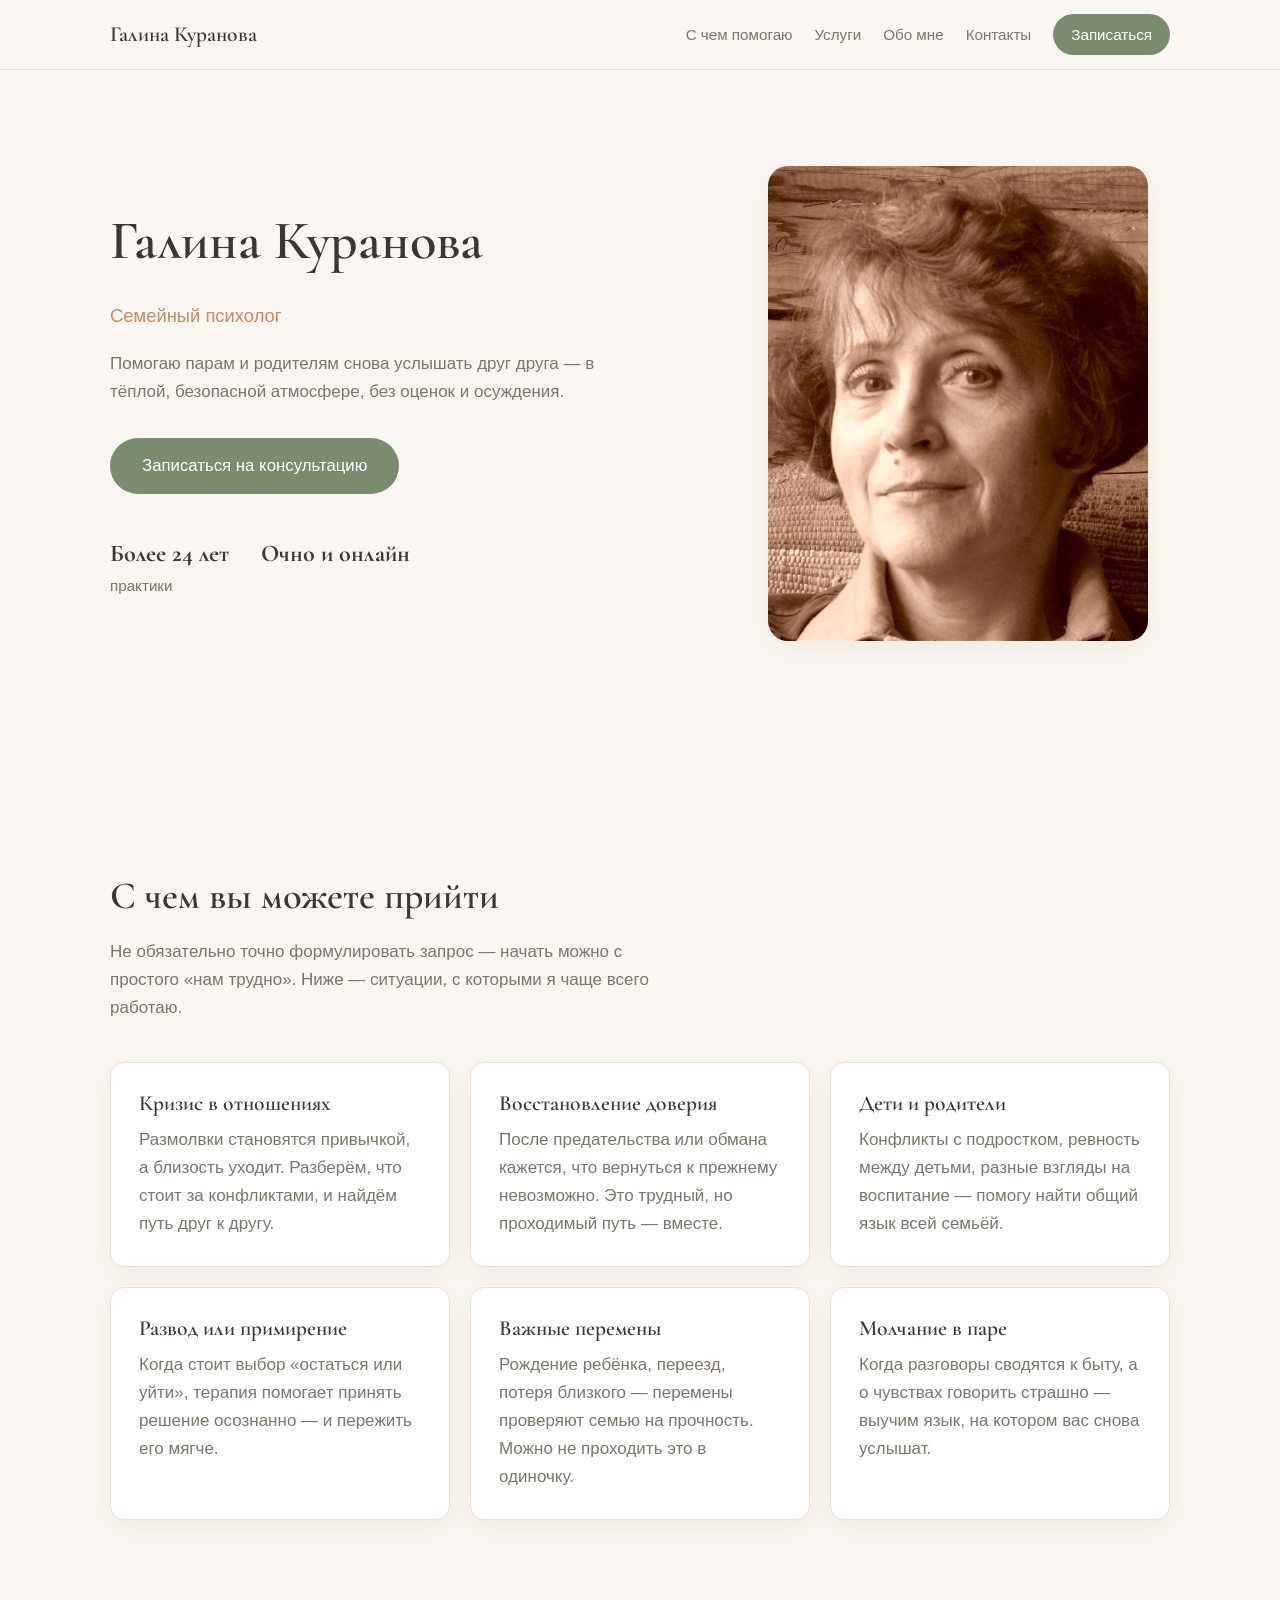
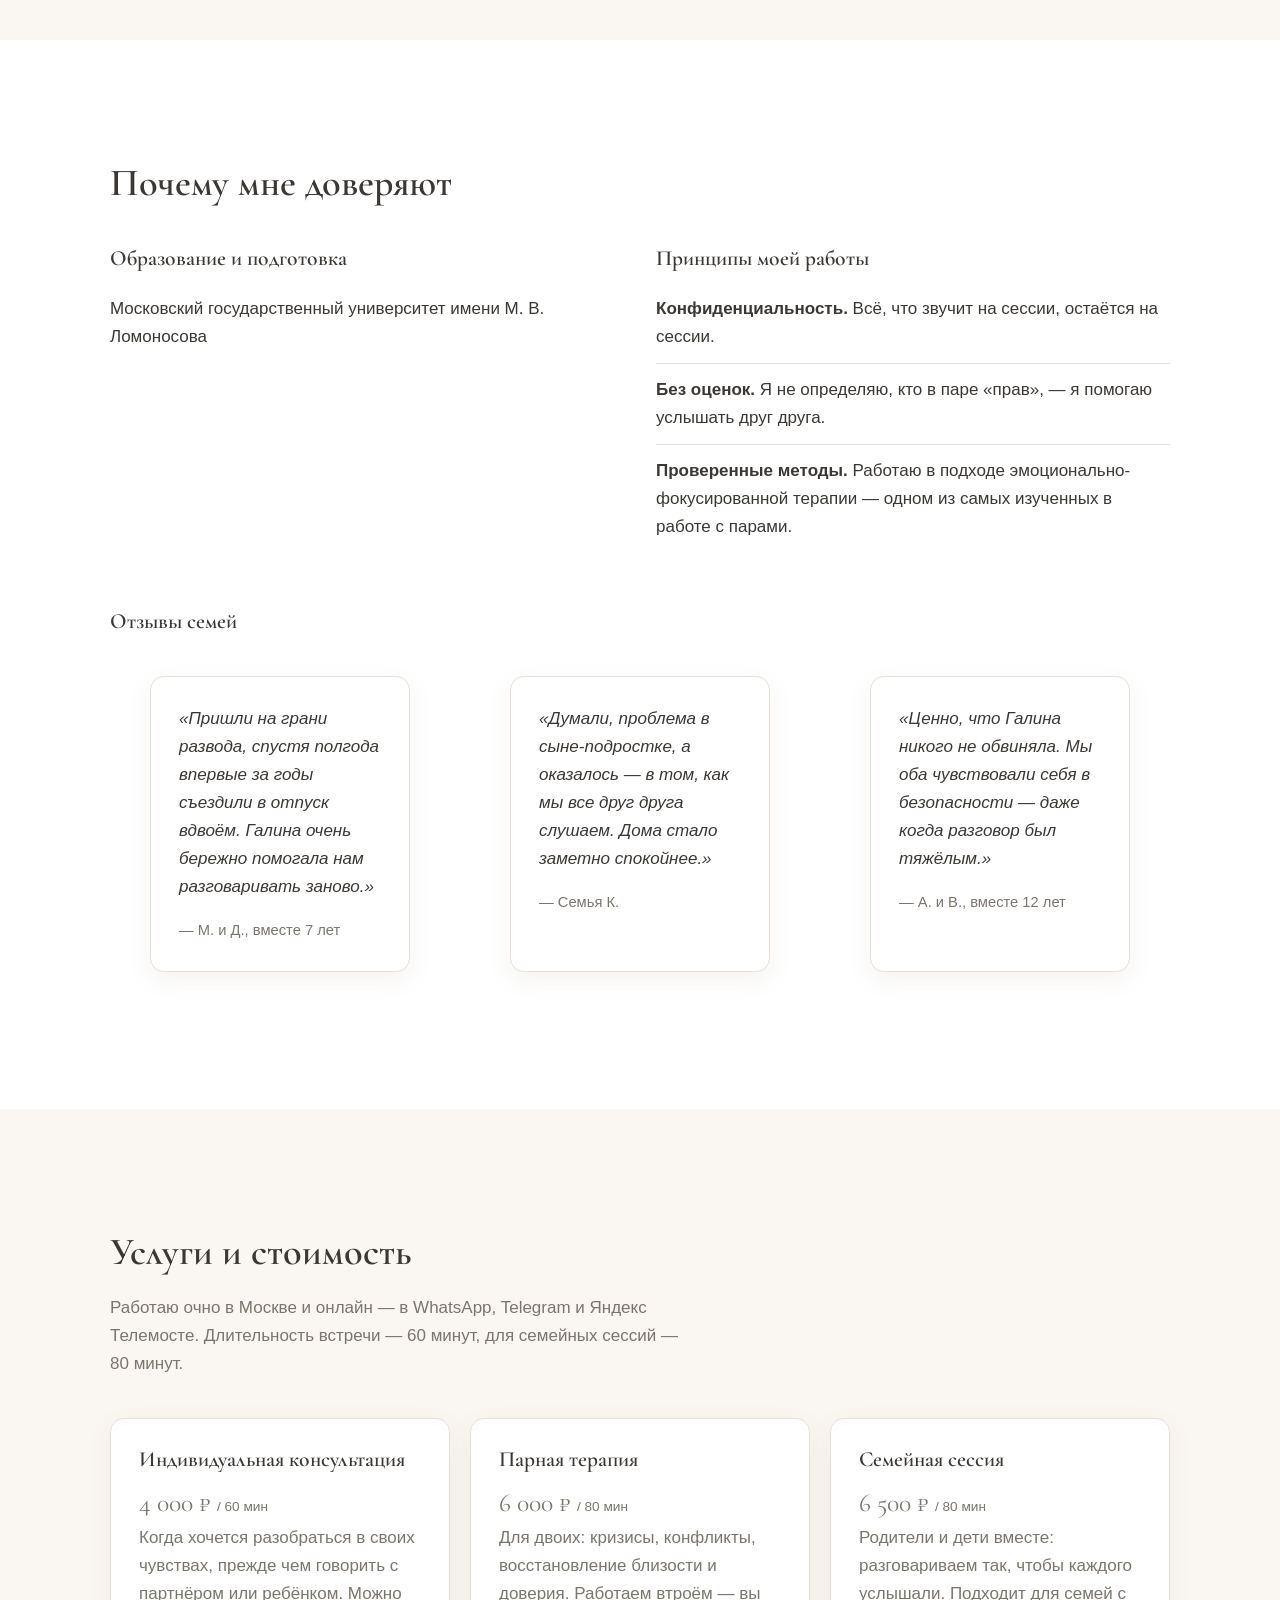
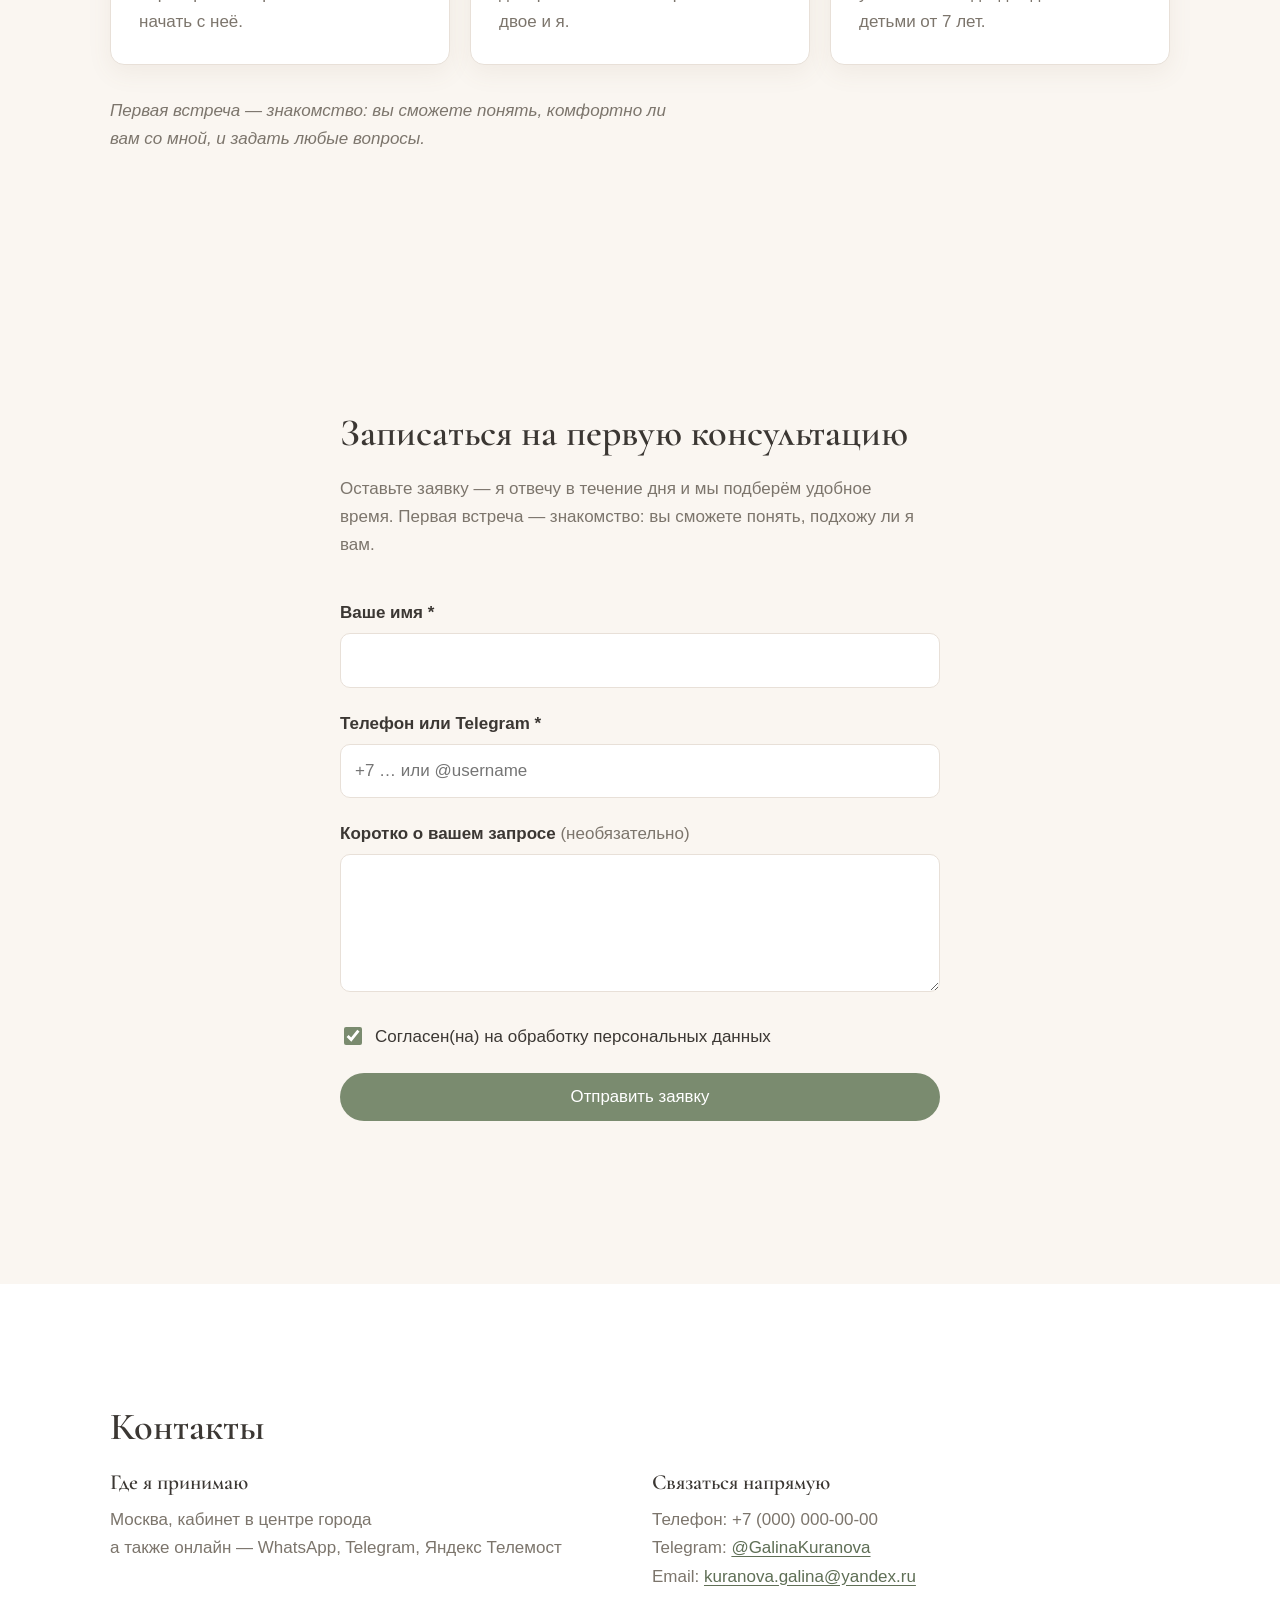
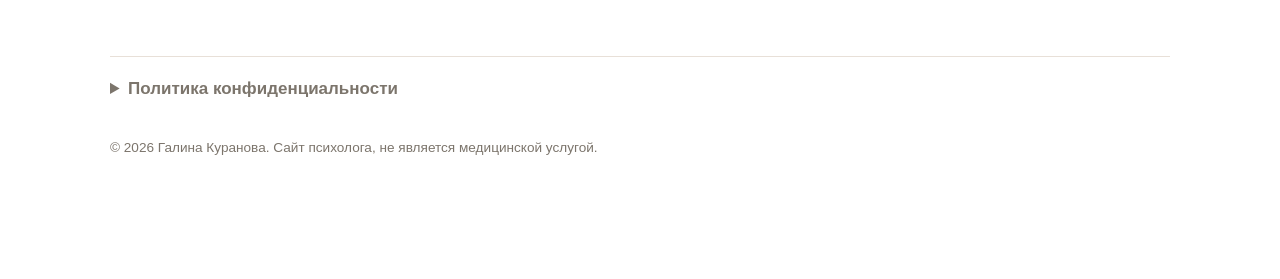
<file: index.html>
<!DOCTYPE html>
<html lang="ru">
<head>
  <meta charset="UTF-8">
  <meta name="viewport" content="width=device-width, initial-scale=1.0">
  <!-- ЗАМЕНИТЬ: имя и описание для поисковиков -->
  <title>Галина Куранова — семейный психолог</title>
  <meta name="description" content="Семейная терапия в тёплой и бережной атмосфере. Помогаю парам и родителям восстановить близость и понимание. Очно и онлайн.">
  <!-- Open Graph -->
  <meta property="og:title" content="Галина Куранова — семейный психолог">
  <meta property="og:description" content="Семейная терапия: восстановление доверия, детско-родительские конфликты, кризисы отношений.">
  <meta property="og:type" content="website">

  <link rel="preconnect" href="https://fonts.googleapis.com">
  <link rel="preconnect" href="https://fonts.gstatic.com" crossorigin>
  <link href="https://fonts.googleapis.com/css2?family=Cormorant+Garamond:wght@500;600&display=swap" rel="stylesheet">
  <link rel="stylesheet" href="css/style.css">
</head>
<body>

  <header class="site-header">
    <div class="container header-inner">
      <!-- ЗАМЕНИТЬ: ваше имя -->
      <a class="logo" href="#hero">Галина Куранова</a>
      <nav class="nav" aria-label="Основная навигация">
        <a href="#benefits">С чем помогаю</a>
        <a href="#services">Услуги</a>
        <a href="about.html">Обо мне</a>
        <a href="#contacts">Контакты</a>
        <a href="#form" class="nav-cta">Записаться</a>
      </nav>
    </div>
  </header>

  <main>

    <!-- ================= HERO ================= -->
    <section id="hero" class="hero">
      <div class="container hero-inner">
        <div class="hero-text">
          <!-- ЗАМЕНИТЬ: имя, специализация, подзаголовок, факты -->
          <h1>Галина Куранова</h1>
          <p class="hero-subtitle">Семейный психолог</p>
          <p class="hero-lead">
            Помогаю парам и родителям снова услышать друг друга — в тёплой,
            безопасной атмосфере, без оценок и осуждения.
          </p>
          <a href="#form" class="btn btn-primary">Записаться на консультацию</a>
          <ul class="hero-facts">
            <li><strong>Более 24 лет</strong> практики</li>
            <li><strong>Очно и онлайн</strong></li>
          </ul>
        </div>
        <div class="hero-photo">
          <img src="img/photo.jpg" width="900" height="817" alt="Галина Куранова, семейный психолог">
        </div>
      </div>
    </section>

    <!-- ================= ПОЛЬЗА ================= -->
    <section id="benefits" class="section reveal">
      <div class="container">
        <h2>С чем вы можете прийти</h2>
        <p class="section-lead">
          Не обязательно точно формулировать запрос — начать можно с простого
          «нам трудно». Ниже — ситуации, с которыми я чаще всего работаю.
        </p>
        <div class="cards-grid">
          <!-- ЗАМЕНИТЬ: тексты карточек -->
          <article class="card">
            <h3>Кризис в отношениях</h3>
            <p>Размолвки становятся привычкой, а близость уходит. Разберём, что стоит за конфликтами, и найдём путь друг к другу.</p>
          </article>
          <article class="card">
            <h3>Восстановление доверия</h3>
            <p>После предательства или обмана кажется, что вернуться к прежнему невозможно. Это трудный, но проходимый путь — вместе.</p>
          </article>
          <article class="card">
            <h3>Дети и родители</h3>
            <p>Конфликты с подростком, ревность между детьми, разные взгляды на воспитание — помогу найти общий язык всей семьёй.</p>
          </article>
          <article class="card">
            <h3>Развод или примирение</h3>
            <p>Когда стоит выбор «остаться или уйти», терапия помогает принять решение осознанно — и пережить его мягче.</p>
          </article>
          <article class="card">
            <h3>Важные перемены</h3>
            <p>Рождение ребёнка, переезд, потеря близкого — перемены проверяют семью на прочность. Можно не проходить это в одиночку.</p>
          </article>
          <article class="card">
            <h3>Молчание в паре</h3>
            <p>Когда разговоры сводятся к быту, а о чувствах говорить страшно — выучим язык, на котором вас снова услышат.</p>
          </article>
        </div>
      </div>
    </section>

    <!-- ================= ДОВЕРИЕ ================= -->
    <section id="trust" class="section section-alt reveal">
      <div class="container">
        <h2>Почему мне доверяют</h2>
        <div class="trust-columns">
          <div class="trust-block">
            <h3>Образование и подготовка</h3>
            <!-- ЗАМЕНИТЬ: дополнить списком курсов и сертификаций -->
            <ul class="trust-list">
              <li>Московский государственный университет имени М. В. Ломоносова</li>
            </ul>
          </div>

          <div class="trust-block">
            <h3>Принципы моей работы</h3>
            <ul class="trust-list">
              <li><strong>Конфиденциальность.</strong> Всё, что звучит на сессии, остаётся на сессии.</li>
              <li><strong>Без оценок.</strong> Я не определяю, кто в паре «прав», — я помогаю услышать друг друга.</li>
              <li><strong>Проверенные методы.</strong> Работаю в подходе эмоционально-фокусированной терапии — одном из самых изученных в работе с парами.</li>
            </ul>
          </div>
        </div>

        <h3 class="reviews-title">Отзывы семей</h3>
        <div class="cards-grid reviews">
          <!-- ЗАМЕНИТЬ: реальные отзывы (с согласия клиентов) -->
          <blockquote class="card review">
            <p>«Пришли на грани развода, спустя полгода впервые за годы съездили в отпуск вдвоём. Галина очень бережно помогала нам разговаривать заново.»</p>
            <footer>— М. и Д., вместе 7 лет</footer>
          </blockquote>
          <blockquote class="card review">
            <p>«Думали, проблема в сыне-подростке, а оказалось — в том, как мы все друг друга слушаем. Дома стало заметно спокойнее.»</p>
            <footer>— Семья К.</footer>
          </blockquote>
          <blockquote class="card review">
            <p>«Ценно, что Галина никого не обвиняла. Мы оба чувствовали себя в безопасности — даже когда разговор был тяжёлым.»</p>
            <footer>— А. и В., вместе 12 лет</footer>
          </blockquote>
        </div>
      </div>
    </section>

    <!-- ================= УСЛУГИ И ЦЕНЫ ================= -->
    <section id="services" class="section reveal">
      <div class="container">
        <h2>Услуги и стоимость</h2>
        <p class="section-lead">
          <!-- ЗАМЕНИТЬ: актуальные цены и форматы -->
          Работаю очно в Москве и онлайн — в WhatsApp, Telegram и Яндекс Телемосте. Длительность встречи — 60 минут,
          для семейных сессий — 80 минут.
        </p>
        <div class="cards-grid">
          <article class="card service-card">
            <h3>Индивидуальная консультация</h3>
            <p class="service-price">4 000 ₽ <span>/ 60 мин</span></p>
            <p>Когда хочется разобраться в своих чувствах, прежде чем говорить с партнёром или ребёнком. Можно начать с неё.</p>
          </article>
          <article class="card service-card">
            <h3>Парная терапия</h3>
            <p class="service-price">6 000 ₽ <span>/ 80 мин</span></p>
            <p>Для двоих: кризисы, конфликты, восстановление близости и доверия. Работаем втроём — вы двое и я.</p>
          </article>
          <article class="card service-card">
            <h3>Семейная сессия</h3>
            <p class="service-price">6 500 ₽ <span>/ 80 мин</span></p>
            <p>Родители и дети вместе: разговариваем так, чтобы каждого услышали. Подходит для семей с детьми от 7 лет.</p>
          </article>
        </div>
        <p class="service-note">Первая встреча — знакомство: вы сможете понять, комфортно ли вам со мной, и задать любые вопросы.</p>
      </div>
    </section>

    <!-- ================= ФОРМА ================= -->
    <section id="form" class="section reveal">
      <div class="container narrow">
        <h2>Записаться на первую консультацию</h2>
        <p class="section-lead">
          Оставьте заявку — я отвечу в течение дня и мы подберём удобное время.
          Первая встреча — знакомство: вы сможете понять, подхожу ли я вам.
        </p>

        <form id="lead-form" novalidate>
          <div class="field">
            <label for="name">Ваше имя <span aria-hidden="true">*</span></label>
            <input type="text" id="name" name="name" autocomplete="name" required>
            <p class="field-error" id="error-name" hidden>Укажите, пожалуйста, имя</p>
          </div>

          <div class="field">
            <label for="contact">Телефон или Telegram <span aria-hidden="true">*</span></label>
            <input type="text" id="contact" name="contact" autocomplete="tel" placeholder="+7 … или @username" required>
            <p class="field-error" id="error-contact" hidden>Укажите способ связи</p>
          </div>

          <div class="field">
            <label for="message">Коротко о вашем запросе <span class="optional">(необязательно)</span></label>
            <textarea id="message" name="message" rows="4" maxlength="500"></textarea>
          </div>

          <div class="field field-consent">
            <input type="checkbox" id="consent" name="consent" checked required>
            <label for="consent">Согласен(на) на обработку персональных данных</label>
            <p class="field-error" id="error-consent" hidden>Для отправки нужно согласие</p>
          </div>

          <button type="submit" class="btn btn-primary btn-submit">Отправить заявку</button>

          <p id="form-status" class="form-status" role="status" aria-live="polite"></p>
        </form>
      </div>
    </section>

    <!-- ================= КОНТАКТЫ / ФУТЕР ================= -->
    <footer id="contacts" class="section section-alt site-footer">
      <div class="container">
        <h2>Контакты</h2>
        <!-- ЗАМЕНИТЬ: телефон -->
        <div class="contacts-grid">
          <div>
            <h3>Где я принимаю</h3>
            <p>Москва, кабинет в центре города<br>а также онлайн — WhatsApp, Telegram, Яндекс Телемост</p>
          </div>
          <div>
            <h3>Связаться напрямую</h3>
            <p>
              Телефон: +7 (000) 000-00-00<br>
              Telegram: <a href="https://t.me/GalinaKuranova" rel="noopener">@GalinaKuranova</a><br>
              Email: <a href="mailto:kuranova.galina@yandex.ru">kuranova.galina@yandex.ru</a>
            </p>
          </div>
        </div>

        <details class="privacy">
          <summary>Политика конфиденциальности</summary>
          <!-- ЗАМЕНИТЬ: полный текст политики -->
          <p>
            Данные, указанные в форме (имя и способ связи), используются
            исключительно для ответа на вашу заявку и не передаются третьим
            лицам. По запросу ваши данные будут удалены.
          </p>
        </details>

        <p class="copyright">© <span id="year"></span> Галина Куранова. Сайт психолога, не является медицинской услугой.</p>
      </div>
    </footer>

  </main>

  <script src="js/script.js" defer></script>
</body>
</html>
</file>
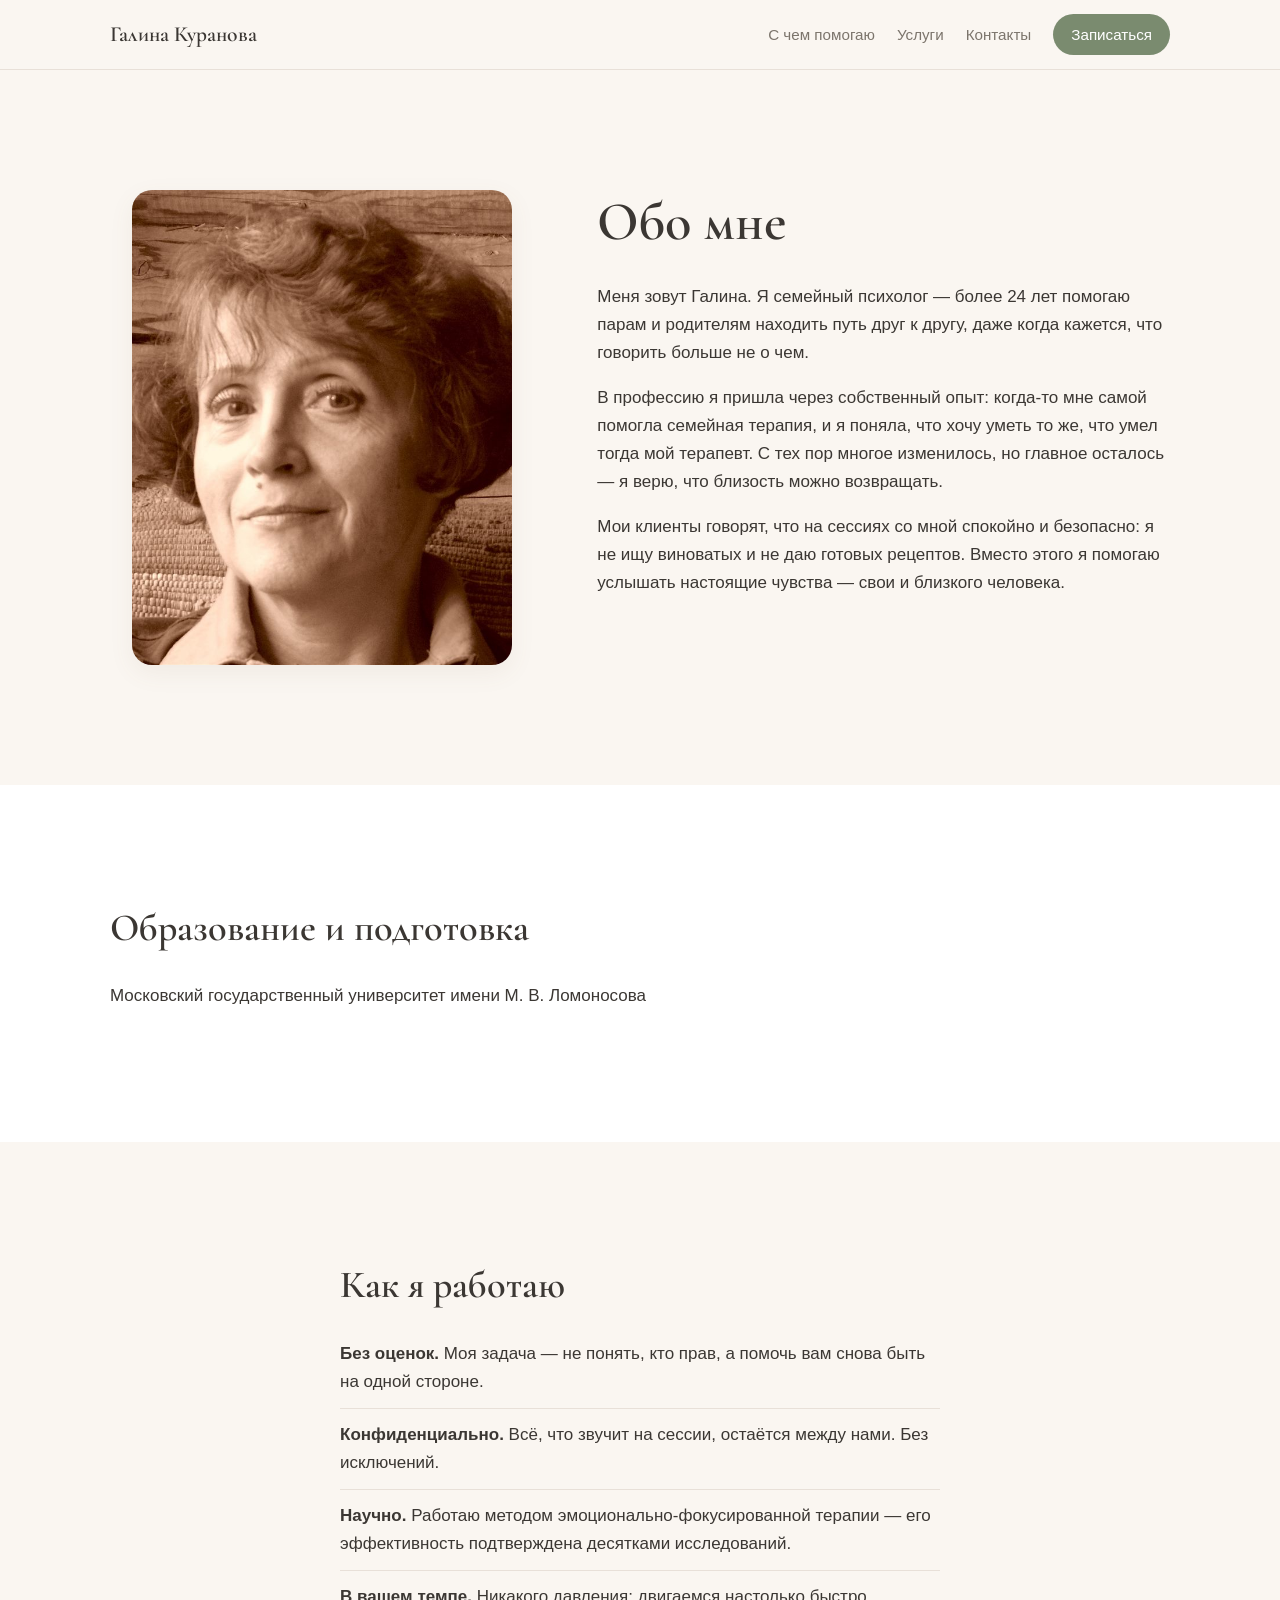
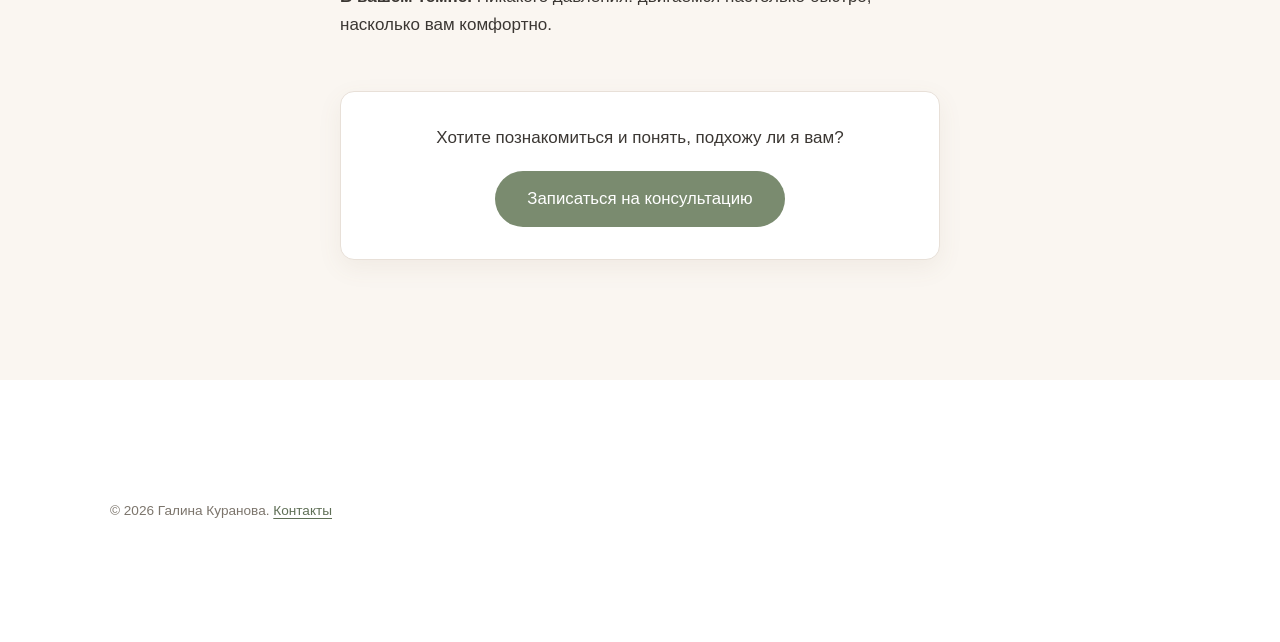
<file: about.html>
<!DOCTYPE html>
<html lang="ru">
<head>
  <meta charset="UTF-8">
  <meta name="viewport" content="width=device-width, initial-scale=1.0">
  <!-- ЗАМЕНИТЬ: имя и описание -->
  <title>Обо мне — Галина Куранова, семейный психолог</title>
  <meta name="description" content="Мой путь в семейную психологию, образование и подход к работе. Работаю с парами и семьями очно в Москве и онлайн.">
  <meta property="og:title" content="Обо мне — Галина Куранова, семейный психолог">
  <meta property="og:type" content="website">

  <link rel="preconnect" href="https://fonts.googleapis.com">
  <link rel="preconnect" href="https://fonts.gstatic.com" crossorigin>
  <link href="https://fonts.googleapis.com/css2?family=Cormorant+Garamond:wght@500;600&display=swap" rel="stylesheet">
  <link rel="stylesheet" href="css/style.css">
</head>
<body>

  <header class="site-header">
    <div class="container header-inner">
      <!-- ЗАМЕНИТЬ: ваше имя -->
      <a class="logo" href="index.html#hero">Галина Куранова</a>
      <nav class="nav" aria-label="Основная навигация">
        <a href="index.html#benefits">С чем помогаю</a>
        <a href="index.html#services">Услуги</a>
        <a href="index.html#contacts">Контакты</a>
        <a href="index.html#form" class="nav-cta">Записаться</a>
      </nav>
    </div>
  </header>

  <main>

    <section class="section">
      <div class="container about-inner">
        <div class="hero-photo">
          <img src="img/photo.jpg" width="900" height="817" alt="Галина Куранова, семейный психолог">
        </div>
        <div class="about-text">
          <h1>Обо мне</h1>
          <!-- ЗАМЕНИТЬ: ваша история -->
          <p>
            Меня зовут Галина. Я семейный психолог — более 24 лет
            помогаю парам и родителям находить путь друг к другу, даже когда
            кажется, что говорить больше не о чем.
          </p>
          <p>
            В профессию я пришла через собственный опыт: когда-то мне самой
            помогла семейная терапия, и я поняла, что хочу уметь то же, что
            умел тогда мой терапевт. С тех пор многое изменилось, но главное
            осталось — я верю, что близость можно возвращать.
          </p>
          <p>
            Мои клиенты говорят, что на сессиях со мной спокойно и безопасно:
            я не ищу виноватых и не даю готовых рецептов. Вместо этого я помогаю
            услышать настоящие чувства — свои и близкого человека.
          </p>
        </div>
      </div>
    </section>

    <section class="section section-alt">
      <div class="container">
        <h2>Образование и подготовка</h2>
        <!-- ЗАМЕНИТЬ: дополнить списком курсов и сертификаций -->
        <ul class="trust-list about-list">
          <li>Московский государственный университет имени М. В. Ломоносова</li>
        </ul>
      </div>
    </section>

    <section class="section">
      <div class="container narrow about-principles">
        <h2>Как я работаю</h2>
        <ul class="trust-list">
          <li><strong>Без оценок.</strong> Моя задача — не понять, кто прав, а помочь вам снова быть на одной стороне.</li>
          <li><strong>Конфиденциально.</strong> Всё, что звучит на сессии, остаётся между нами. Без исключений.</li>
          <li><strong>Научно.</strong> Работаю методом эмоционально-фокусированной терапии — его эффективность подтверждена десятками исследований.</li>
          <li><strong>В вашем темпе.</strong> Никакого давления: двигаемся настолько быстро, насколько вам комфортно.</li>
        </ul>

        <div class="about-cta">
          <p>Хотите познакомиться и понять, подхожу ли я вам?</p>
          <a href="index.html#form" class="btn btn-primary">Записаться на консультацию</a>
        </div>
      </div>
    </section>

    <footer id="contacts" class="section section-alt site-footer">
      <div class="container">
        <p class="copyright">© <span id="year"></span> Галина Куранова. <a href="index.html#contacts">Контакты</a></p>
      </div>
    </footer>

  </main>

  <script>
    document.getElementById("year").textContent = new Date().getFullYear();
  </script>
</body>
</html>
</file>
<file: css/style.css>
/* ============================================================
   Сайт-визитка семейного психолога
   Стиль: спокойный, тёплый. Mobile-first.
   ============================================================ */

:root {
  --color-bg: #FAF6F1;
  --color-surface: #FFFFFF;
  --color-primary: #7A8B6F;
  --color-primary-dark: #5F6F56;
  --color-accent: #C48A6A;
  --color-text: #3B3733;
  --color-text-muted: #7C756C;
  --color-border: #E8E0D8;

  --font-serif: "Cormorant Garamond", Georgia, "Times New Roman", serif;
  --font-sans: -apple-system, BlinkMacSystemFont, "Segoe UI", Roboto, "Helvetica Neue", Arial, sans-serif;

  --radius: 14px;
  --shadow: 0 8px 24px rgba(122, 96, 74, 0.08);
  --container: 1100px;
  --section-pad: 88px;
}

/* ---------- База ---------- */

*, *::before, *::after {
  box-sizing: border-box;
}

html {
  scroll-behavior: smooth;
}

body {
  margin: 0;
  font-family: var(--font-sans);
  font-size: 1.0625rem;
  line-height: 1.65;
  color: var(--color-text);
  background-color: var(--color-bg);
  -webkit-font-smoothing: antialiased;
}

h1, h2, h3 {
  font-family: var(--font-serif);
  font-weight: 600;
  line-height: 1.2;
  color: var(--color-text);
  margin: 0 0 0.5em;
}

h1 { font-size: clamp(2.4rem, 5vw, 3.4rem); }
h2 { font-size: clamp(1.8rem, 3.5vw, 2.4rem); }
h3 { font-size: 1.35rem; }

p { margin: 0 0 1em; }

a {
  color: var(--color-primary-dark);
  text-decoration: underline;
  text-underline-offset: 3px;
}

a:hover { color: var(--color-accent); }

:focus-visible {
  outline: 3px solid var(--color-accent);
  outline-offset: 2px;
  border-radius: 4px;
}

img { max-width: 100%; height: auto; display: block; }

.container {
  max-width: var(--container);
  margin: 0 auto;
  padding: 0 20px;
}

.container.narrow { max-width: 640px; }

.section { padding: var(--section-pad) 0; }

.section-alt { background-color: var(--color-surface); }

.section-lead {
  max-width: 34em;
  color: var(--color-text-muted);
  margin-bottom: 2.5rem;
}

/* ---------- Шапка ---------- */

.site-header {
  position: sticky;
  top: 0;
  z-index: 10;
  background-color: rgba(250, 246, 241, 0.92);
  backdrop-filter: blur(8px);
  border-bottom: 1px solid var(--color-border);
}

.header-inner {
  display: flex;
  align-items: center;
  justify-content: space-between;
  gap: 16px;
  padding-top: 14px;
  padding-bottom: 14px;
}

.logo {
  font-family: var(--font-serif);
  font-size: 1.35rem;
  font-weight: 600;
  color: var(--color-text);
  text-decoration: none;
  white-space: nowrap;
}

.nav {
  display: flex;
  align-items: center;
  gap: 22px;
  flex-wrap: wrap;
  justify-content: flex-end;
}

.nav a {
  color: var(--color-text-muted);
  text-decoration: none;
  font-size: 0.95rem;
}

.nav a:hover { color: var(--color-primary-dark); }

.nav .nav-cta {
  color: var(--color-surface);
  background-color: var(--color-primary);
  padding: 8px 18px;
  border-radius: 999px;
}

.nav .nav-cta:hover { background-color: var(--color-primary-dark); color: var(--color-surface); }

/* ---------- Кнопки ---------- */

.btn {
  display: inline-block;
  font-size: 1.05rem;
  padding: 14px 32px;
  border-radius: 999px;
  border: none;
  cursor: pointer;
  text-decoration: none;
  text-align: center;
  transition: background-color 0.2s ease;
}

.btn-primary {
  background-color: var(--color-primary);
  color: var(--color-surface);
}

.btn-primary:hover {
  background-color: var(--color-primary-dark);
  color: var(--color-surface);
}

.btn-primary:disabled {
  background-color: var(--color-text-muted);
  cursor: not-allowed;
}

/* ---------- Hero ---------- */

.hero {
  padding: 64px 0 80px;
}

.hero-inner {
  display: grid;
  gap: 40px;
  align-items: center;
}

.hero-subtitle {
  font-size: 1.15rem;
  color: var(--color-accent);
  margin-bottom: 1em;
}

.hero-lead {
  max-width: 30em;
  color: var(--color-text-muted);
  margin-bottom: 2rem;
}

.hero-facts {
  display: flex;
  gap: 32px;
  flex-wrap: wrap;
  list-style: none;
  padding: 0;
  margin: 2.5rem 0 0;
  color: var(--color-text-muted);
  font-size: 0.95rem;
}

.hero-facts strong {
  display: block;
  font-family: var(--font-serif);
  font-size: 1.5rem;
  color: var(--color-text);
}

.hero-photo { display: flex; justify-content: center; }

.hero-photo img {
  width: 100%;
  max-width: 380px;
  height: auto;
  aspect-ratio: 4 / 5;
  object-fit: cover;
  object-position: 50% 25%;
  border-radius: 20px;
  box-shadow: var(--shadow);
}

.photo-placeholder {
  width: 100%;
  max-width: 380px;
  aspect-ratio: 4 / 5;
  border-radius: 20px;
  background: linear-gradient(150deg, #EAD9CB 0%, #D8C4B2 55%, #C9B49E 100%);
  display: flex;
  align-items: flex-end;
  padding: 24px;
  color: rgba(59, 55, 51, 0.45);
  font-size: 0.9rem;
  box-shadow: var(--shadow);
}

/* ---------- Карточки ---------- */

.cards-grid {
  display: grid;
  gap: 20px;
  grid-template-columns: 1fr;
}

.card {
  background-color: var(--color-surface);
  border: 1px solid var(--color-border);
  border-radius: var(--radius);
  padding: 28px;
  box-shadow: var(--shadow);
}

.card p:last-child { margin-bottom: 0; }

.card h3 { margin-bottom: 0.4em; }

.card p { color: var(--color-text-muted); margin-bottom: 0; }

/* ---------- Доверие ---------- */

.trust-columns {
  display: grid;
  gap: 32px;
  margin: 2.5rem 0 3.5rem;
}

.trust-list {
  list-style: none;
  padding: 0;
  margin: 0;
}

.trust-list li {
  padding: 12px 0;
  border-bottom: 1px solid var(--color-border);
}

.trust-list li:last-child { border-bottom: none; }

.trust-year {
  display: inline-block;
  min-width: 48px;
  font-weight: 600;
  color: var(--color-accent);
}

.reviews-title { margin-bottom: 1.5rem; }

.review p {
  font-style: italic;
  color: var(--color-text);
  margin-bottom: 1em;
}

.review footer {
  color: var(--color-text-muted);
  font-size: 0.92rem;
}

/* ---------- Форма ---------- */

#form .container.narrow { max-width: 640px; }

.field { margin-bottom: 22px; }

.field label {
  display: block;
  margin-bottom: 6px;
  font-weight: 600;
}

.field .optional {
  font-weight: 400;
  color: var(--color-text-muted);
}

.field input[type="text"],
.field textarea {
  width: 100%;
  font: inherit;
  padding: 12px 14px;
  border: 1px solid var(--color-border);
  border-radius: 10px;
  background-color: var(--color-surface);
  color: var(--color-text);
}

.field textarea { resize: vertical; }

.field input[type="text"]:focus,
.field textarea:focus {
  border-color: var(--color-primary);
  outline: 2px solid rgba(122, 139, 111, 0.35);
}

.field.invalid input[type="text"],
.field.invalid textarea {
  border-color: #B4573E;
}

.field-error {
  color: #A34B34;
  font-size: 0.9rem;
  margin: 6px 0 0;
}

.field-consent {
  display: grid;
  grid-template-columns: auto 1fr;
  gap: 4px 10px;
  align-items: start;
}

.field-consent label { font-weight: 400; margin-bottom: 0; }

.field-consent .field-error { grid-column: 2; }

.field-consent input[type="checkbox"] {
  width: 18px;
  height: 18px;
  margin-top: 4px;
  accent-color: var(--color-primary);
}

.btn-submit { width: 100%; }

.form-status {
  margin: 18px 0 0;
  font-weight: 600;
  min-height: 1.5em;
}

.form-status.success { color: var(--color-primary-dark); }
.form-status.error { color: #A34B34; }

/* ---------- Контакты / футер ---------- */

.contacts-grid {
  display: grid;
  gap: 24px;
  margin-bottom: 3rem;
}

.contacts-grid p { color: var(--color-text-muted); }

.privacy {
  border-top: 1px solid var(--color-border);
  padding: 18px 0;
  margin-bottom: 1rem;
}

.privacy summary {
  cursor: pointer;
  font-weight: 600;
  color: var(--color-text-muted);
}

.privacy p { max-width: 40em; margin-top: 12px; color: var(--color-text-muted); }

.copyright {
  font-size: 0.85rem;
  color: var(--color-text-muted);
  margin: 0;
}

/* ---------- Услуги и цены ---------- */

.service-card { display: flex; flex-direction: column; }

.service-price {
  font-family: var(--font-serif);
  font-size: 1.6rem;
  color: var(--color-accent);
  margin: 0 0 0.5em;
}

.service-price span {
  font-family: var(--font-sans);
  font-size: 0.85rem;
  color: var(--color-text-muted);
}

.service-note {
  margin-top: 2rem;
  max-width: 34em;
  color: var(--color-text-muted);
  font-style: italic;
}

/* ---------- Страница «Обо мне» ---------- */

.about-inner {
  display: grid;
  gap: 40px;
  align-items: start;
}

.about-text p { max-width: 34em; }

.about-list { max-width: 640px; }

.about-cta {
  margin-top: 2.5rem;
  padding: 32px;
  background-color: var(--color-surface);
  border: 1px solid var(--color-border);
  border-radius: var(--radius);
  box-shadow: var(--shadow);
  text-align: center;
}

.about-cta p { margin-bottom: 1.2rem; }

/* ---------- Появление при скролле ---------- */

.reveal {
  opacity: 0;
  transform: translateY(24px);
  transition: opacity 0.6s ease, transform 0.6s ease;
}

.reveal.visible {
  opacity: 1;
  transform: none;
}

@media (prefers-reduced-motion: reduce) {
  html { scroll-behavior: auto; }
  .reveal {
    opacity: 1;
    transform: none;
    transition: none;
  }
}

/* ---------- Брейкпоинты ---------- */

@media (max-width: 480px) {
  .nav a:not(.nav-cta) { display: none; }
}

@media (min-width: 768px) {
  .cards-grid { grid-template-columns: repeat(2, 1fr); }
  .trust-columns { grid-template-columns: 1fr 1fr; }
  .contacts-grid { grid-template-columns: 1fr 1fr; }
  :root { --section-pad: 100px; }
}

@media (min-width: 1024px) {
  .cards-grid { grid-template-columns: repeat(3, 1fr); }
  .hero { padding: 96px 0 112px; }
  .hero-inner { grid-template-columns: 1.15fr 0.85fr; gap: 64px; }
  .about-inner { grid-template-columns: 0.85fr 1.15fr; gap: 64px; }
  :root { --section-pad: 120px; }
}
</file>
